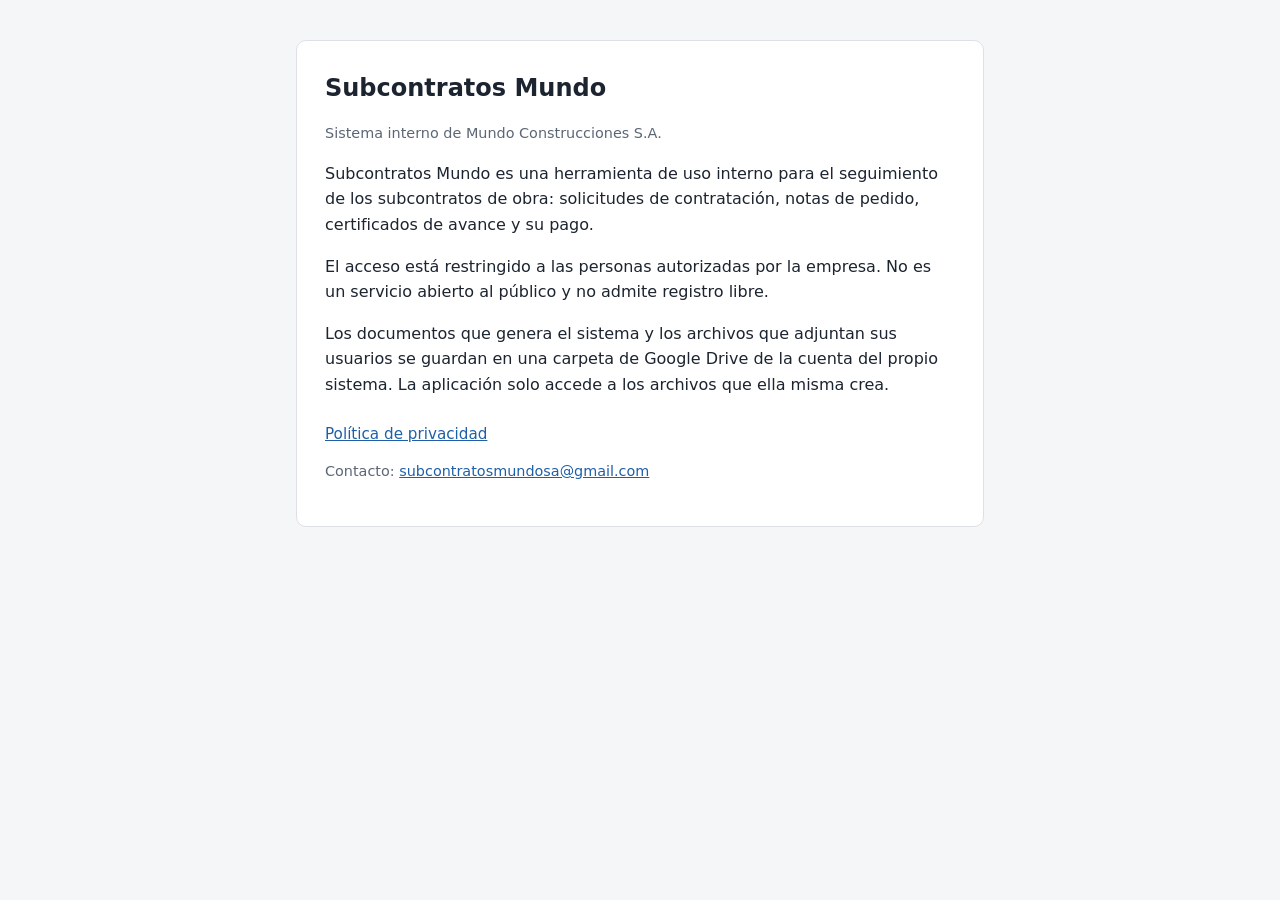
<file: index.html>
<!doctype html>
<html lang="es-AR">
<head>
  <meta charset="utf-8">
  <meta name="viewport" content="width=device-width, initial-scale=1">
  <title>Subcontratos Mundo</title>
  <meta name="description" content="Sistema interno de seguimiento de subcontratos de obra de Mundo Construcciones S.A.">
  <link rel="stylesheet" href="estilo.css">
</head>
<body>
  <main>
    <div class="tarjeta">
      <h1>Subcontratos Mundo</h1>
      <p class="suave">Sistema interno de Mundo Construcciones S.A.</p>
      <p>
        Subcontratos Mundo es una herramienta de uso interno para el seguimiento de los subcontratos de obra:
        solicitudes de contratación, notas de pedido, certificados de avance y su pago.
      </p>
      <p>
        El acceso está restringido a las personas autorizadas por la empresa. No es un servicio abierto al público
        y no admite registro libre.
      </p>
      <p>
        Los documentos que genera el sistema y los archivos que adjuntan sus usuarios se guardan en una carpeta de
        Google Drive de la cuenta del propio sistema. La aplicación solo accede a los archivos que ella misma crea.
      </p>
      <nav><a href="privacidad.html">Política de privacidad</a></nav>
      <p class="suave">Contacto: <a href="mailto:subcontratosmundosa@gmail.com">subcontratosmundosa@gmail.com</a></p>
    </div>
  </main>
</body>
</html>
</file>
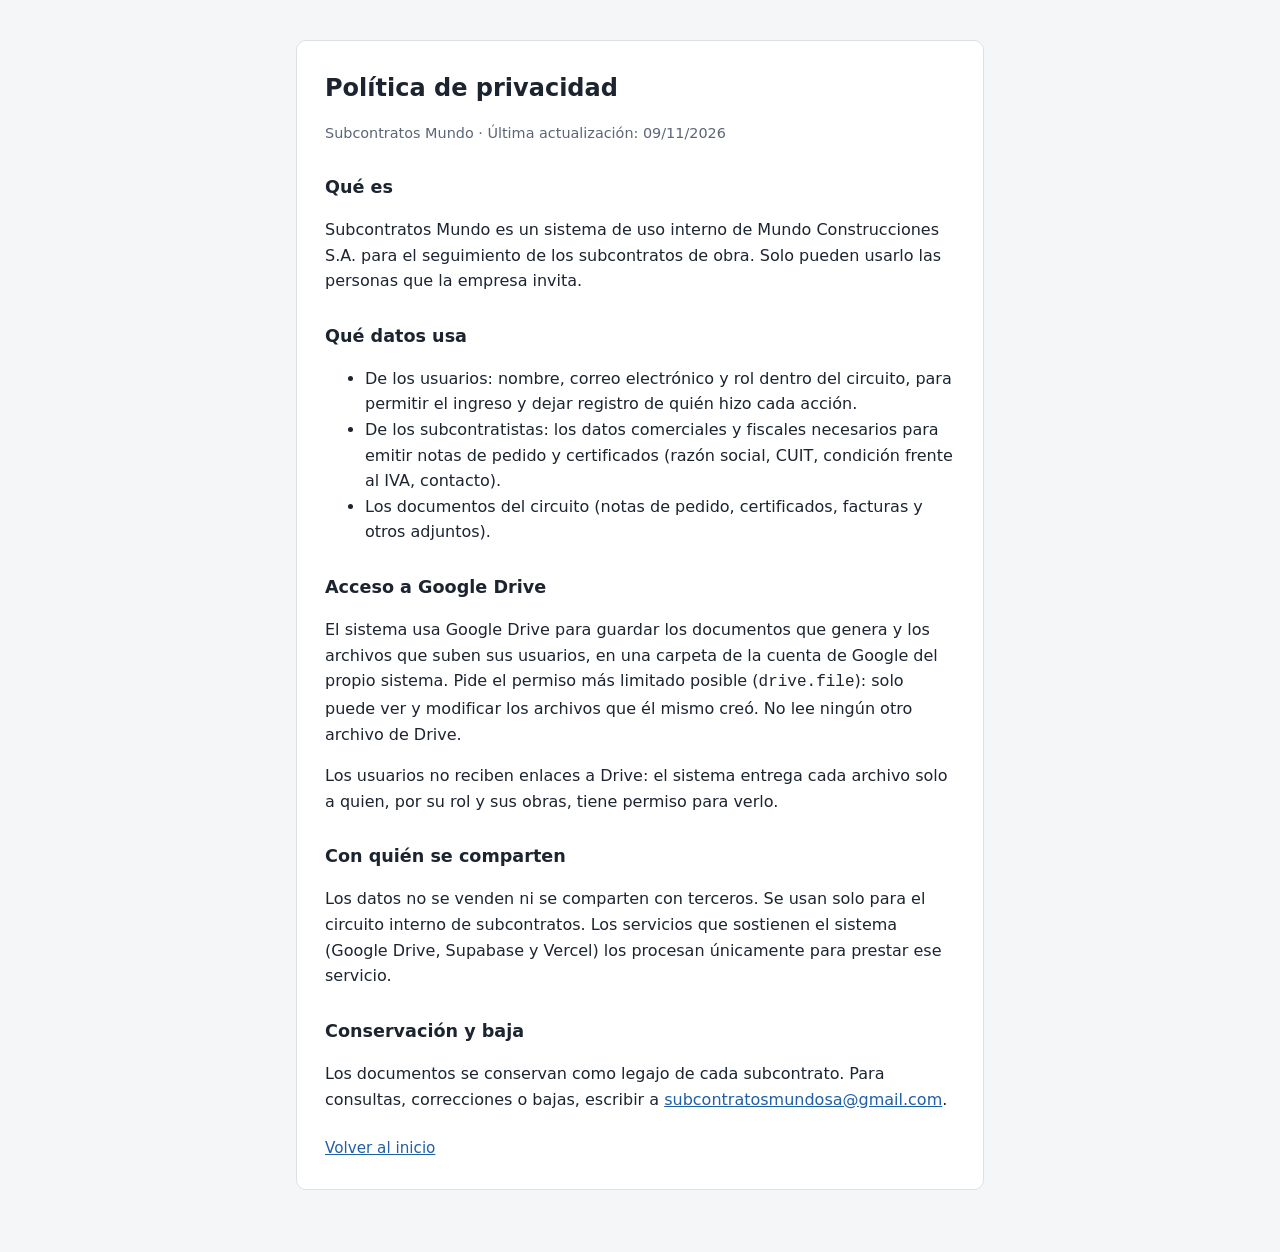
<file: privacidad.html>
<!doctype html>
<html lang="es-AR">
<head>
  <meta charset="utf-8">
  <meta name="viewport" content="width=device-width, initial-scale=1">
  <title>Política de privacidad</title>
  <meta name="description" content="Política de privacidad de Subcontratos Mundo, sistema interno de Mundo Construcciones S.A.">
  <link rel="stylesheet" href="estilo.css">
</head>
<body>
  <main>
    <div class="tarjeta">
      <h1>Política de privacidad</h1>
      <p class="suave">Subcontratos Mundo · Última actualización: 09/11/2026</p>

      <h2>Qué es</h2>
      <p>
        Subcontratos Mundo es un sistema de uso interno de Mundo Construcciones S.A. para el seguimiento de los
        subcontratos de obra. Solo pueden usarlo las personas que la empresa invita.
      </p>

      <h2>Qué datos usa</h2>
      <ul>
        <li>De los usuarios: nombre, correo electrónico y rol dentro del circuito, para permitir el ingreso y dejar
          registro de quién hizo cada acción.</li>
        <li>De los subcontratistas: los datos comerciales y fiscales necesarios para emitir notas de pedido y
          certificados (razón social, CUIT, condición frente al IVA, contacto).</li>
        <li>Los documentos del circuito (notas de pedido, certificados, facturas y otros adjuntos).</li>
      </ul>

      <h2>Acceso a Google Drive</h2>
      <p>
        El sistema usa Google Drive para guardar los documentos que genera y los archivos que suben sus usuarios,
        en una carpeta de la cuenta de Google del propio sistema. Pide el permiso más limitado posible
        (<code>drive.file</code>): solo puede ver y modificar los archivos que él mismo creó. No lee ningún otro
        archivo de Drive.
      </p>
      <p>
        Los usuarios no reciben enlaces a Drive: el sistema entrega cada archivo solo a quien, por su rol y sus obras,
        tiene permiso para verlo.
      </p>

      <h2>Con quién se comparten</h2>
      <p>
        Los datos no se venden ni se comparten con terceros. Se usan solo para el circuito interno de subcontratos.
        Los servicios que sostienen el sistema (Google Drive, Supabase y Vercel) los procesan únicamente para
        prestar ese servicio.
      </p>

      <h2>Conservación y baja</h2>
      <p>
        Los documentos se conservan como legajo de cada subcontrato. Para consultas, correcciones o bajas, escribir a
        <a href="mailto:subcontratosmundosa@gmail.com">subcontratosmundosa@gmail.com</a>.
      </p>

      <nav><a href="./">Volver al inicio</a></nav>
    </div>
  </main>
</body>
</html>
</file>
<file: estilo.css>
:root { --fondo: #f5f6f8; --sup: #fff; --texto: #1c2430; --suave: #5b6676; --acento: #1f5fa8; --borde: #dde1e6; }
@media (prefers-color-scheme: dark) { :root { --fondo: #0f141b; --sup: #161c25; --texto: #e4e8ee; --suave: #98a3b3; --acento: #5b9be0; --borde: #2a3440; } }
* { box-sizing: border-box; }
body { margin: 0; background: var(--fondo); color: var(--texto); font: 16px/1.6 system-ui, -apple-system, "Segoe UI", Roboto, sans-serif; }
main { max-width: 720px; margin: 0 auto; padding: 40px 16px 64px; }
.tarjeta { background: var(--sup); border: 1px solid var(--borde); border-radius: 10px; padding: 28px; }
h1 { font-size: 1.5rem; margin: 0 0 4px; } h2 { font-size: 1.1rem; margin: 28px 0 6px; }
p, li { color: var(--texto); } .suave { color: var(--suave); font-size: .9rem; }
a { color: var(--acento); } nav { margin-top: 24px; font-size: .95rem; }
</file>
